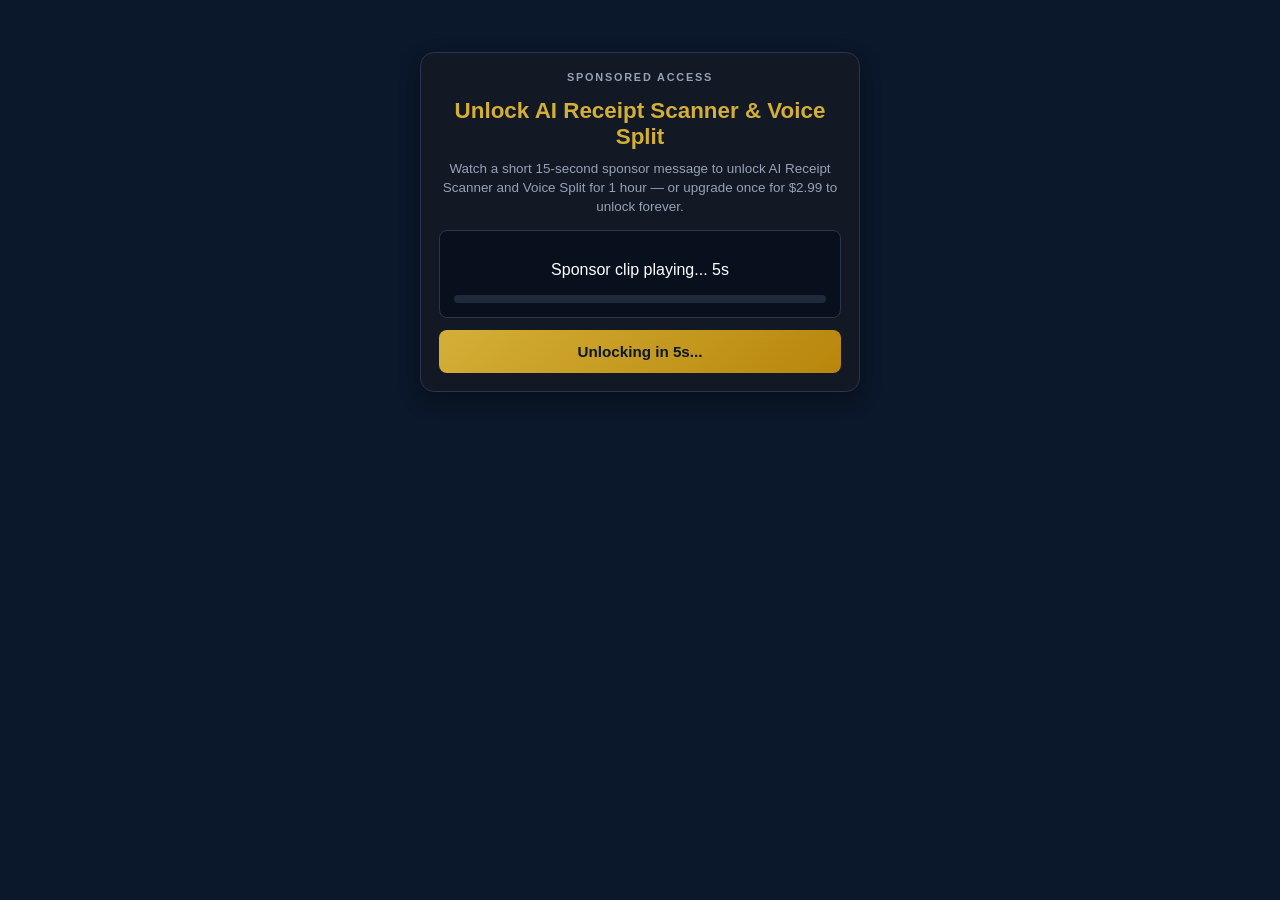
<file: app/src/main/assets/ads.html>
<!-- // app/src/main/assets/ads.html -->
<!DOCTYPE html>
<html lang="en">
<head>
    <meta charset="UTF-8" />
    <meta name="viewport" content="width=device-width, initial-scale=1.0" />
    <title>Unlock Executive AI Tools — Tip-n-Split AI</title>
    <link rel="stylesheet" href="style.css" />
</head>
<body>
    <div class="container" style="text-align: center; padding-top: 40px;">
        <div class="input-card">
            <div class="brand-badge">SPONSORED ACCESS</div>
            <h1 style="color: var(--las-gold-bright); font-size: 1.4rem; margin-bottom: 10px;">Unlock AI Receipt Scanner &amp; Voice Split</h1>
            <p class="modal-desc">Watch a short 15-second sponsor message to unlock AI Receipt Scanner and Voice Split for 1 hour — or upgrade once for $2.99 to unlock forever.</p>

            <div class="ad-video-box">
                <p id="standalone-ad-status">Sponsor clip playing... 5s</p>
                <div class="progress-bar-bg">
                    <div id="standalone-ad-bar" class="progress-bar-fill"></div>
                </div>
            </div>

            <button type="button" id="return-btn" class="btn-primary" onclick="completeStandaloneUnlock()" disabled>
                Unlocking in 5s...
            </button>
        </div>
    </div>

    <script>
        let sec = 5;
        const statusEl = document.getElementById('standalone-ad-status');
        const barEl = document.getElementById('standalone-ad-bar');
        const btnEl = document.getElementById('return-btn');

        const timer = setInterval(() => {
            sec -= 1;
            const pct = Math.min(100, Math.round(((5 - sec) / 5) * 100));
            barEl.style.width = pct + '%';
            if (sec > 0) {
                statusEl.innerText = 'Sponsor clip playing... ' + sec + 's';
                btnEl.innerText = 'Unlocking in ' + sec + 's...';
            } else {
                clearInterval(timer);
                localStorage.setItem('tns_unlock_expires_at_v1', String(Date.now() + 3600000));
                statusEl.innerText = 'Unlocked for 60 minutes!';
                btnEl.disabled = false;
                btnEl.innerText = 'Return to Calculator →';
            }
        }, 1000);

        function completeStandaloneUnlock() {
            window.location.href = 'index.html';
        }
    </script>
</body>
</html>
</file>
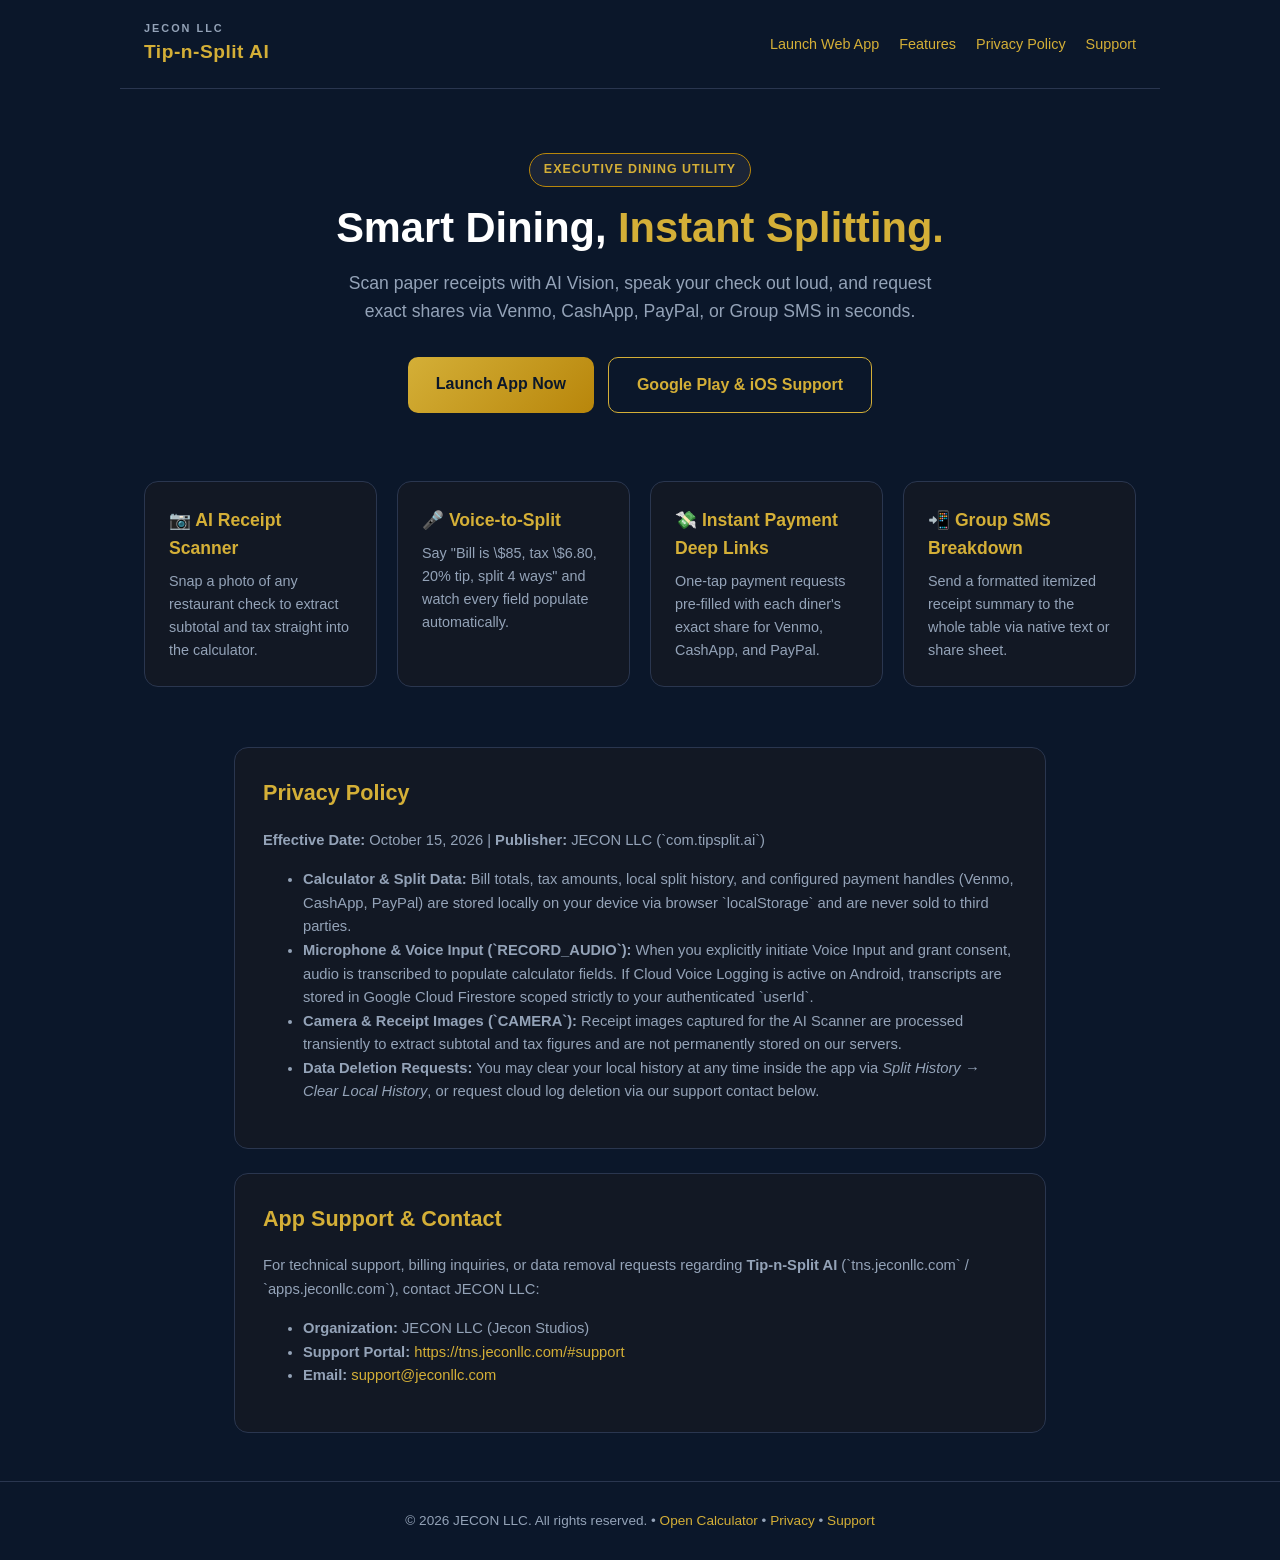
<file: app/src/main/assets/landing.html>
<!-- // app/src/main/assets/landing.html -->
<!DOCTYPE html>
<html lang="en">
<head>
    <meta charset="UTF-8" />
    <meta name="viewport" content="width=device-width, initial-scale=1.0" />
    <meta name="theme-color" content="#0B172A" />
    <meta name="description" content="Tip-n-Split AI by JECON LLC — Executive dining calculator, AI receipt scanner, voice split parser, and instant Venmo, CashApp, and PayPal check splitting." />
    <title>Tip-n-Split AI | Executive Dining &amp; Instant Bill Split — JECON LLC</title>
    <style>
        :root {
            --las-navy: #0B172A;
            --las-gold: #B8860B;
            --las-gold-bright: #D4AF37;
            --las-surface: #121824;
            --las-input: #1B2436;
            --las-border: #2A364F;
            --text-main: #FFFFFF;
            --text-muted: #94A3B8;
        }

        * {
            box-sizing: border-box;
        }

        body {
            margin: 0;
            background-color: var(--las-navy);
            color: var(--text-main);
            font-family: -apple-system, BlinkMacSystemFont, "Segoe UI", Roboto, Helvetica, Arial, sans-serif;
            line-height: 1.6;
        }

        a {
            color: var(--las-gold-bright);
            text-decoration: none;
        }

        .navbar {
            display: flex;
            justify-content: space-between;
            align-items: center;
            max-width: 1040px;
            margin: 0 auto;
            padding: 20px 24px;
            border-bottom: 1px solid var(--las-border);
        }

        .brand {
            font-weight: 800;
            font-size: 1.2rem;
            color: var(--las-gold-bright);
            letter-spacing: 0.5px;
        }

        .brand span {
            display: block;
            font-size: 0.68rem;
            color: var(--text-muted);
            letter-spacing: 2px;
        }

        .nav-links {
            display: flex;
            gap: 20px;
            font-size: 0.9rem;
        }

        .hero {
            max-width: 860px;
            margin: 0 auto;
            padding: 64px 24px 48px 24px;
            text-align: center;
        }

        .badge {
            display: inline-block;
            background: var(--las-input);
            border: 1px solid var(--las-gold);
            color: var(--las-gold-bright);
            padding: 6px 14px;
            border-radius: 999px;
            font-size: 0.78rem;
            font-weight: 700;
            letter-spacing: 1px;
            margin-bottom: 16px;
        }

        .hero h1 {
            font-size: 2.6rem;
            margin: 0 0 16px 0;
            line-height: 1.2;
            color: var(--text-main);
        }

        .hero h1 span {
            color: var(--las-gold-bright);
        }

        .hero p {
            color: var(--text-muted);
            font-size: 1.1rem;
            max-width: 620px;
            margin: 0 auto 32px auto;
        }

        .cta-group {
            display: flex;
            flex-wrap: wrap;
            gap: 14px;
            justify-content: center;
        }

        .btn-gold {
            background: linear-gradient(135deg, var(--las-gold-bright), var(--las-gold));
            color: var(--las-navy);
            padding: 14px 28px;
            border-radius: 10px;
            font-weight: 800;
            font-size: 1rem;
        }

        .btn-outline {
            border: 1px solid var(--las-gold-bright);
            color: var(--las-gold-bright);
            padding: 14px 28px;
            border-radius: 10px;
            font-weight: 700;
            font-size: 1rem;
        }

        .features-grid {
            max-width: 1040px;
            margin: 20px auto 60px auto;
            padding: 0 24px;
            display: grid;
            grid-template-columns: repeat(auto-fit, minmax(230px, 1fr));
            gap: 20px;
        }

        .feature-card {
            background: var(--las-surface);
            border: 1px solid var(--las-border);
            border-radius: 14px;
            padding: 24px;
        }

        .feature-card h3 {
            margin: 0 0 8px 0;
            color: var(--las-gold-bright);
            font-size: 1.1rem;
        }

        .feature-card p {
            margin: 0;
            font-size: 0.9rem;
            color: var(--text-muted);
        }

        .legal-section {
            max-width: 860px;
            margin: 0 auto 48px auto;
            padding: 0 24px;
        }

        .legal-card {
            background: var(--las-surface);
            border: 1px solid var(--las-border);
            border-radius: 14px;
            padding: 28px;
            margin-bottom: 24px;
        }

        .legal-card h2 {
            margin-top: 0;
            color: var(--las-gold-bright);
            font-size: 1.35rem;
        }

        .legal-card p,
        .legal-card li {
            color: var(--text-muted);
            font-size: 0.92rem;
        }

        footer {
            border-top: 1px solid var(--las-border);
            text-align: center;
            padding: 28px 24px;
            font-size: 0.85rem;
            color: var(--text-muted);
        }
    </style>
</head>
<body>
    <nav class="navbar">
        <div class="brand">
            <span>JECON LLC</span>
            Tip-n-Split AI
        </div>
        <div class="nav-links">
            <a href="./index.html">Launch Web App</a>
            <a href="#features">Features</a>
            <a href="#privacy">Privacy Policy</a>
            <a href="#support">Support</a>
        </div>
    </nav>

    <section class="hero">
        <div class="badge">EXECUTIVE DINING UTILITY</div>
        <h1>Smart Dining, <span>Instant Splitting.</span></h1>
        <p>Scan paper receipts with AI Vision, speak your check out loud, and request exact shares via Venmo, CashApp, PayPal, or Group SMS in seconds.</p>
        <div class="cta-group">
            <a href="./index.html" class="btn-gold">Launch App Now</a>
            <a href="#support" class="btn-outline">Google Play &amp; iOS Support</a>
        </div>
    </section>

    <section id="features" class="features-grid">
        <div class="feature-card">
            <h3>📷 AI Receipt Scanner</h3>
            <p>Snap a photo of any restaurant check to extract subtotal and tax straight into the calculator.</p>
        </div>
        <div class="feature-card">
            <h3>🎤 Voice-to-Split</h3>
            <p>Say "Bill is \$85, tax \$6.80, 20% tip, split 4 ways" and watch every field populate automatically.</p>
        </div>
        <div class="feature-card">
            <h3>💸 Instant Payment Deep Links</h3>
            <p>One-tap payment requests pre-filled with each diner's exact share for Venmo, CashApp, and PayPal.</p>
        </div>
        <div class="feature-card">
            <h3>📲 Group SMS Breakdown</h3>
            <p>Send a formatted itemized receipt summary to the whole table via native text or share sheet.</p>
        </div>
    </section>

    <section class="legal-section">
        <div id="privacy" class="legal-card">
            <h2>Privacy Policy</h2>
            <p><strong>Effective Date:</strong> October 15, 2026 | <strong>Publisher:</strong> JECON LLC (`com.tipsplit.ai`)</p>
            <ul>
                <li><strong>Calculator &amp; Split Data:</strong> Bill totals, tax amounts, local split history, and configured payment handles (Venmo, CashApp, PayPal) are stored locally on your device via browser `localStorage` and are never sold to third parties.</li>
                <li><strong>Microphone &amp; Voice Input (`RECORD_AUDIO`):</strong> When you explicitly initiate Voice Input and grant consent, audio is transcribed to populate calculator fields. If Cloud Voice Logging is active on Android, transcripts are stored in Google Cloud Firestore scoped strictly to your authenticated `userId`.</li>
                <li><strong>Camera &amp; Receipt Images (`CAMERA`):</strong> Receipt images captured for the AI Scanner are processed transiently to extract subtotal and tax figures and are not permanently stored on our servers.</li>
                <li><strong>Data Deletion Requests:</strong> You may clear your local history at any time inside the app via <em>Split History → Clear Local History</em>, or request cloud log deletion via our support contact below.</li>
            </ul>
        </div>

        <div id="support" class="legal-card">
            <h2>App Support &amp; Contact</h2>
            <p>For technical support, billing inquiries, or data removal requests regarding <strong>Tip-n-Split AI</strong> (`tns.jeconllc.com` / `apps.jeconllc.com`), contact JECON LLC:</p>
            <ul>
                <li><strong>Organization:</strong> JECON LLC (Jecon Studios)</li>
                <li><strong>Support Portal:</strong> <a href="https://tns.jeconllc.com/#support">https://tns.jeconllc.com/#support</a></li>
                <li><strong>Email:</strong> <a href="mailto:support@jeconllc.com">support@jeconllc.com</a></li>
            </ul>
        </div>
    </section>

    <footer>
        &copy; 2026 JECON LLC. All rights reserved. • <a href="./index.html">Open Calculator</a> • <a href="#privacy">Privacy</a> • <a href="#support">Support</a>
    </footer>
</body>
</html>
</file>
<file: app/src/main/assets/style.css>
/* // app/src/main/assets/style.css */
:root {
    --las-navy: #0B172A;
    --las-gold: #B8860B;
    --las-gold-bright: #D4AF37;
    --las-surface: #121824;
    --las-input: #1B2436;
    --las-border: #2A364F;
    --text-main: #FFFFFF;
    --text-muted: #94A3B8;
    --danger: #EF4444;
    --success: #10B981;
}

* {
    box-sizing: border-box;
    -webkit-tap-highlight-color: transparent;
}

body {
    background-color: var(--las-navy);
    color: var(--text-main);
    font-family: -apple-system, BlinkMacSystemFont, "Segoe UI", Roboto, Helvetica, Arial, sans-serif;
    margin: 0;
    padding: 12px 14px 85px 14px;
    display: flex;
    justify-content: center;
}

.container {
    width: 100%;
    max-width: 440px;
    margin: auto;
}

/* Top Auth & Security Bar */
.top-utility-bar {
    display: flex;
    justify-content: space-between;
    align-items: center;
    margin-bottom: 8px;
}

.auth-pill {
    background: var(--las-surface);
    color: var(--las-gold-bright);
    border: 1px solid var(--las-border);
    padding: 6px 12px;
    border-radius: 999px;
    font-size: 0.78rem;
    font-weight: 700;
    cursor: pointer;
}

.top-right-actions {
    display: flex;
    align-items: center;
    gap: 6px;
}

.icon-pill {
    background: var(--las-surface);
    border: 1px solid var(--las-border);
    color: var(--text-main);
    border-radius: 50%;
    width: 30px;
    height: 30px;
    cursor: pointer;
    font-size: 0.85rem;
}

.pro-pill {
    background: rgba(212, 175, 55, 0.15);
    border: 1px solid var(--las-gold);
    color: var(--las-gold-bright);
    padding: 4px 10px;
    border-radius: 999px;
    font-size: 0.7rem;
    font-weight: 800;
    cursor: pointer;
    letter-spacing: 0.5px;
}

header {
    text-align: center;
    padding: 6px 0 14px 0;
}

.brand-badge {
    font-size: 0.68rem;
    letter-spacing: 1.8px;
    color: var(--text-muted);
    font-weight: 700;
    margin-bottom: 3px;
}

header h1 {
    margin: 0;
    font-size: 1.65rem;
    color: var(--las-gold-bright);
    letter-spacing: 0.5px;
}

.subtitle {
    margin: 3px 0 0 0;
    font-size: 0.8rem;
    color: var(--text-muted);
}

/* Navigation Tabs */
.tab-nav {
    display: grid;
    grid-template-columns: repeat(4, 1fr);
    gap: 6px;
    background: var(--las-surface);
    padding: 6px;
    border-radius: 12px;
    border: 1px solid var(--las-border);
    margin-bottom: 14px;
}

.tab-btn {
    background: transparent;
    color: var(--text-muted);
    border: none;
    padding: 9px 4px;
    border-radius: 8px;
    font-size: 0.78rem;
    font-weight: 700;
    cursor: pointer;
    transition: all 0.15s;
}

.tab-btn.active {
    background: var(--las-gold);
    color: var(--las-navy);
    font-weight: 800;
}

.input-card {
    background: var(--las-surface);
    padding: 18px;
    border-radius: 14px;
    border: 1px solid var(--las-border);
    box-shadow: 0 8px 20px rgba(0, 0, 0, 0.35);
}

.section-heading {
    font-size: 1.1rem;
    color: var(--las-gold-bright);
    margin: 0 0 12px 0;
}

.mini-toolbar {
    display: flex;
    align-items: center;
    justify-content: space-between;
    gap: 6px;
    margin-bottom: 14px;
    padding-bottom: 10px;
    border-bottom: 1px solid var(--las-border);
}

.toolbar-label {
    font-size: 0.75rem;
    color: var(--text-muted);
    font-weight: 600;
}

.chip-btn {
    background: var(--las-input);
    color: var(--las-gold-bright);
    border: 1px solid var(--las-border);
    padding: 6px 10px;
    border-radius: 999px;
    font-size: 0.74rem;
    font-weight: 700;
    cursor: pointer;
}

.split-mode-bar {
    display: grid;
    grid-template-columns: repeat(3, 1fr);
    gap: 6px;
    margin-top: 12px;
}

.input-group {
    margin-bottom: 14px;
    width: 100%;
}

.dual-input-row {
    display: grid;
    grid-template-columns: 1fr 1fr;
    gap: 10px;
    margin-bottom: 12px;
}

.dual-input-row .input-group {
    margin-bottom: 0;
}

label {
    display: block;
    font-size: 0.8rem;
    margin-bottom: 6px;
    font-weight: 600;
    color: #E2E8F0;
}

.label-split {
    display: flex;
    justify-content: space-between;
    align-items: center;
    margin-bottom: 6px;
}

.label-split label {
    margin-bottom: 0;
}

input[type="number"],
input[type="text"],
input[type="email"],
input[type="password"],
select,
textarea {
    width: 100%;
    background: var(--las-input);
    border: 1px solid var(--las-border);
    color: var(--text-main);
    padding: 11px 12px;
    border-radius: 8px;
    font-size: 0.98rem;
    font-family: inherit;
}

input:focus,
select:focus,
textarea:focus {
    border-color: var(--las-gold-bright);
    outline: none;
}

.gold-slider {
    width: 100%;
    accent-color: var(--las-gold-bright);
    margin-top: 6px;
    cursor: pointer;
}

.checkbox-grid {
    display: grid;
    grid-template-columns: 1fr 1fr;
    gap: 8px;
    margin-bottom: 14px;
}

.checkbox-row {
    display: flex;
    align-items: center;
    gap: 8px;
    font-size: 0.78rem;
    color: var(--text-muted);
    cursor: pointer;
    margin: 0;
}

.checkbox-row input[type="checkbox"] {
    width: 16px;
    height: 16px;
    accent-color: var(--las-gold-bright);
}

/* Stepper */
.stepper-row {
    display: flex;
    gap: 6px;
    align-items: center;
}

.stepper-row input {
    text-align: center;
    font-weight: 700;
    padding: 10px 4px;
}

.stepper-btn {
    background: var(--las-input);
    color: var(--las-gold-bright);
    border: 1px solid var(--las-border);
    border-radius: 8px;
    width: 40px;
    height: 42px;
    font-size: 1.2rem;
    font-weight: bold;
    cursor: pointer;
}

/* Tip Buttons Grid */
.tip-grid {
    display: grid;
    grid-template-columns: repeat(6, 1fr);
    gap: 6px;
    margin: 6px 0;
}

.tip-grid button {
    background: var(--las-input);
    color: var(--text-main);
    border: 1px solid var(--las-border);
    padding: 10px 4px;
    border-radius: 8px;
    font-size: 0.82rem;
    font-weight: 700;
    cursor: pointer;
}

.tip-grid button.active {
    background: var(--las-gold);
    border-color: var(--las-gold-bright);
    color: var(--las-navy);
    font-weight: 800;
}

/* Results Display */
.result-display {
    background: var(--las-surface);
    margin: 14px 0;
    padding: 16px 18px;
    border-radius: 14px;
    border: 1px solid var(--las-border);
}

.res-row {
    display: flex;
    justify-content: space-between;
    align-items: center;
    margin-bottom: 8px;
    font-size: 0.92rem;
    color: var(--text-muted);
}

.res-val {
    color: var(--las-gold-bright);
    font-weight: 700;
    font-size: 1rem;
}

.main-res {
    border-top: 1px solid var(--las-border);
    padding-top: 10px;
    margin-top: 6px;
    margin-bottom: 4px;
    font-size: 1.15rem;
    color: var(--text-main);
    font-weight: 700;
}

.main-res .res-val {
    font-size: 1.45rem;
}

.penny-notice {
    text-align: right;
    font-size: 0.74rem;
    color: var(--text-muted);
}

/* Actions & Deep Links */
.actions {
    display: flex;
    flex-direction: column;
    gap: 9px;
}

.action-pair {
    display: grid;
    grid-template-columns: 1fr 1fr;
    gap: 9px;
}

.btn-outline {
    width: 100%;
    background: transparent;
    border: 1px solid var(--las-gold-bright);
    color: var(--las-gold-bright);
    padding: 12px 10px;
    border-radius: 8px;
    font-weight: 700;
    font-size: 0.9rem;
    cursor: pointer;
}

.btn-primary {
    width: 100%;
    background: linear-gradient(135deg, var(--las-gold-bright), var(--las-gold));
    color: var(--las-navy);
    border: none;
    padding: 13px 10px;
    border-radius: 8px;
    font-weight: 800;
    font-size: 0.95rem;
    cursor: pointer;
}

.btn-text {
    background: none;
    border: none;
    color: var(--text-muted);
    padding: 8px;
    font-size: 0.85rem;
    cursor: pointer;
    width: 100%;
}

.payment-header {
    display: flex;
    justify-content: space-between;
    align-items: center;
    margin-top: 4px;
    font-size: 0.78rem;
    color: var(--text-muted);
}

.link-btn {
    background: none;
    border: none;
    color: var(--las-gold-bright);
    font-size: 0.78rem;
    font-weight: 700;
    cursor: pointer;
    padding: 0;
}

.payment-row {
    display: grid;
    grid-template-columns: repeat(3, 1fr);
    gap: 8px;
}

.btn-pay {
    border: none;
    padding: 12px 8px;
    border-radius: 8px;
    color: white;
    font-weight: 700;
    font-size: 0.88rem;
    cursor: pointer;
}

.venmo { background: #008CFF; }
.cashapp { background: #00D632; color: #06210E; }
.paypal { background: #003087; }

/* Tools Grid */
.tools-grid {
    display: grid;
    grid-template-columns: 1fr 1fr;
    gap: 10px;
    margin-top: 14px;
}

.tool-item {
    position: relative;
    background: var(--las-surface);
    color: var(--text-main);
    padding: 14px 10px;
    border-radius: 10px;
    text-align: center;
    border: 1px solid var(--las-border);
    cursor: pointer;
    display: flex;
    flex-direction: column;
    align-items: center;
    gap: 5px;
}

.tool-icon { font-size: 1.3rem; }
.tool-title { font-size: 0.82rem; font-weight: 600; }
.lock-badge { position: absolute; top: 7px; right: 7px; font-size: 0.75rem; }

/* Travel, Vault & 33 Directory Boxes */
.tool-box {
    background: #0D1422;
    border: 1px solid var(--las-border);
    border-radius: 10px;
    padding: 12px;
    margin-bottom: 12px;
}

.fx-output {
    background: var(--las-input);
    border: 1px solid var(--las-gold);
    color: var(--las-gold-bright);
    border-radius: 8px;
    padding: 10px;
    font-weight: 800;
    font-size: 0.9rem;
    display: flex;
    align-items: center;
    justify-content: center;
    text-align: center;
}

.helper-note {
    font-size: 0.78rem;
    color: var(--text-muted);
    margin: 6px 0 8px 0;
}

.cash-bills-box {
    font-size: 0.85rem;
    color: var(--las-gold-bright);
    font-weight: 700;
    padding: 6px 0;
}

.vault-header {
    display: flex;
    justify-content: space-between;
    align-items: flex-start;
    margin-bottom: 12px;
}

.vault-stats-grid {
    display: grid;
    grid-template-columns: repeat(3, 1fr);
    gap: 8px;
    margin-bottom: 12px;
}

.stat-box {
    background: var(--las-input);
    border: 1px solid var(--las-border);
    border-radius: 8px;
    padding: 10px 6px;
    text-align: center;
}

.stat-label {
    display: block;
    font-size: 0.68rem;
    color: var(--text-muted);
    margin-bottom: 4px;
}

.stat-box strong {
    color: var(--las-gold-bright);
    font-size: 0.95rem;
}

.gold-text {
    color: var(--las-gold-bright);
    font-weight: 700;
    font-size: 0.82rem;
}

.directory-list {
    display: flex;
    flex-direction: column;
    gap: 6px;
    max-height: 440px;
    overflow-y: auto;
}

.dir-item {
    background: var(--las-input);
    border: 1px solid var(--las-border);
    border-radius: 8px;
    padding: 10px 12px;
    display: flex;
    justify-content: space-between;
    align-items: center;
    cursor: pointer;
    text-align: left;
    color: var(--text-main);
}

.dir-item:hover {
    border-color: var(--las-gold-bright);
}

.dir-num {
    color: var(--las-gold-bright);
    font-weight: 800;
    font-size: 0.8rem;
    margin-right: 8px;
}

.dir-title {
    font-size: 0.84rem;
    font-weight: 600;
}

.dir-cat {
    font-size: 0.7rem;
    color: var(--text-muted);
    display: block;
}

.qr-box {
    background: #FFFFFF;
    padding: 14px;
    border-radius: 12px;
    display: inline-block;
    margin: 8px auto;
}

/* Voice Button */
.footer-voice-btn {
    width: 100%;
    background: #E2E8F0;
    color: #0F172A;
    border: none;
    padding: 14px;
    margin-top: 14px;
    font-weight: 800;
    font-size: 0.92rem;
    border-radius: 10px;
    text-transform: uppercase;
    cursor: pointer;
}

.footer-voice-btn.listening {
    background: var(--danger);
    color: #FFFFFF;
    animation: pulse 1.4s infinite;
}

@keyframes pulse {
    0% { box-shadow: 0 0 0 0 rgba(239, 68, 68, 0.5); }
    70% { box-shadow: 0 0 0 12px rgba(239, 68, 68, 0); }
    100% { box-shadow: 0 0 0 0 rgba(239, 68, 68, 0); }
}

.status-banner {
    margin-top: 10px;
    padding: 10px 12px;
    border-radius: 8px;
    background: var(--las-input);
    border: 1px solid var(--las-gold);
    font-size: 0.82rem;
    text-align: center;
    color: var(--las-gold-bright);
}

/* Bottom Banner */
.ad-banner {
    position: fixed;
    bottom: 0;
    left: 0;
    right: 0;
    background: #08101D;
    border-top: 1px solid var(--las-border);
    text-align: center;
    padding: 11px;
    font-size: 0.78rem;
    color: var(--text-muted);
    z-index: 50;
}

.ad-banner a {
    color: var(--las-gold-bright);
    font-weight: 700;
    text-decoration: none;
}

/* Modals */
.modal-overlay {
    position: fixed;
    inset: 0;
    background: rgba(5, 10, 20, 0.85);
    display: flex;
    align-items: center;
    justify-content: center;
    padding: 16px;
    z-index: 100;
}

.modal-card {
    background: var(--las-surface);
    border: 1px solid var(--las-border);
    border-radius: 14px;
    width: 100%;
    max-width: 390px;
    padding: 20px;
    box-shadow: 0 16px 40px rgba(0, 0, 0, 0.65);
    max-height: 90vh;
    overflow-y: auto;
}

.modal-title {
    margin: 0 0 6px 0;
    font-size: 1.2rem;
    color: var(--las-gold-bright);
}

.modal-desc {
    font-size: 0.84rem;
    color: var(--text-muted);
    line-height: 1.4;
    margin: 0 0 14px 0;
}

.modal-actions {
    display: flex;
    flex-direction: column;
    gap: 8px;
    margin-top: 14px;
}

.ad-video-box {
    background: #08101D;
    border: 1px solid var(--las-border);
    padding: 14px;
    border-radius: 8px;
    text-align: center;
    margin-bottom: 12px;
}

.progress-bar-bg {
    width: 100%;
    height: 8px;
    background: #1E293B;
    border-radius: 4px;
    overflow: hidden;
    margin-top: 8px;
}

.progress-bar-fill {
    height: 100%;
    width: 0%;
    background: var(--las-gold-bright);
    transition: width 0.25s linear;
}

.history-list {
    max-height: 220px;
    overflow-y: auto;
    display: flex;
    flex-direction: column;
    gap: 7px;
}

.history-item {
    background: var(--las-input);
    border: 1px solid var(--las-border);
    border-radius: 8px;
    padding: 9px 11px;
    font-size: 0.82rem;
    display: flex;
    justify-content: space-between;
    align-items: center;
}

.history-item strong {
    color: var(--las-gold-bright);
}
</file>
